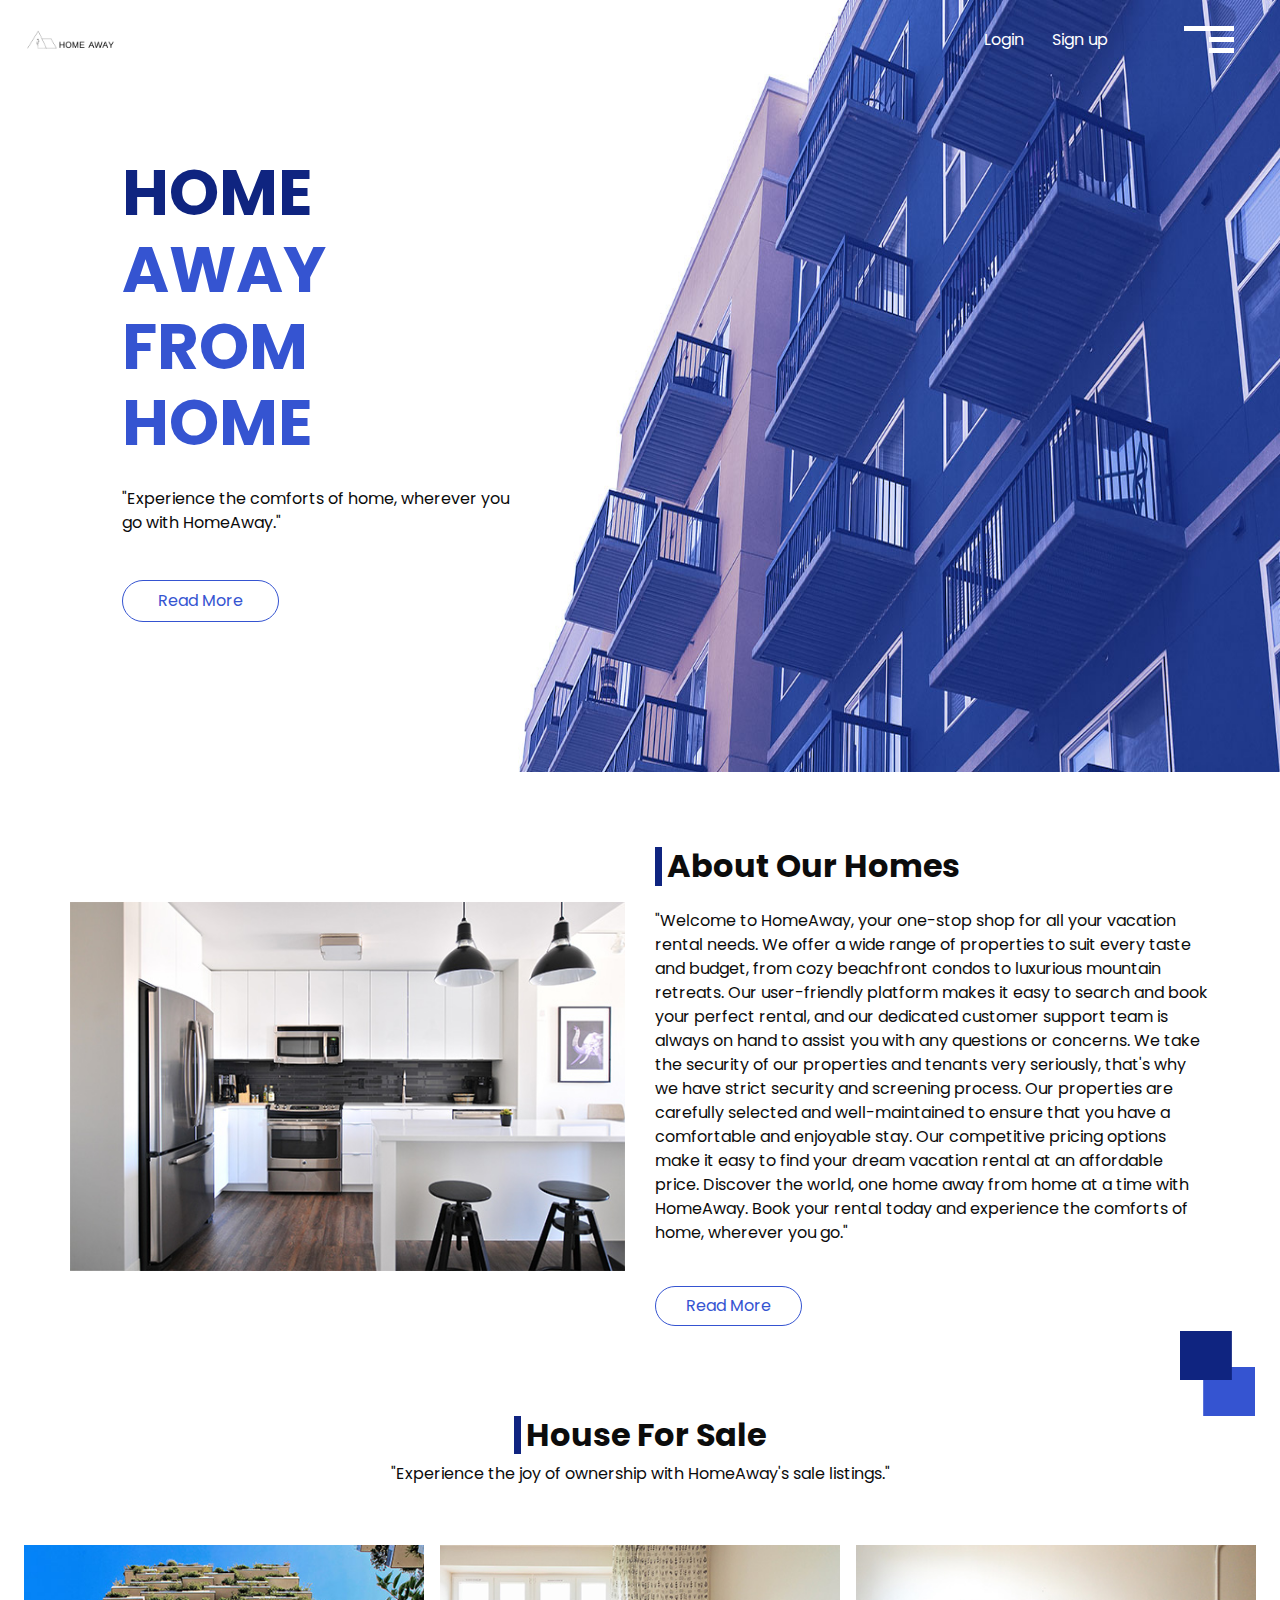
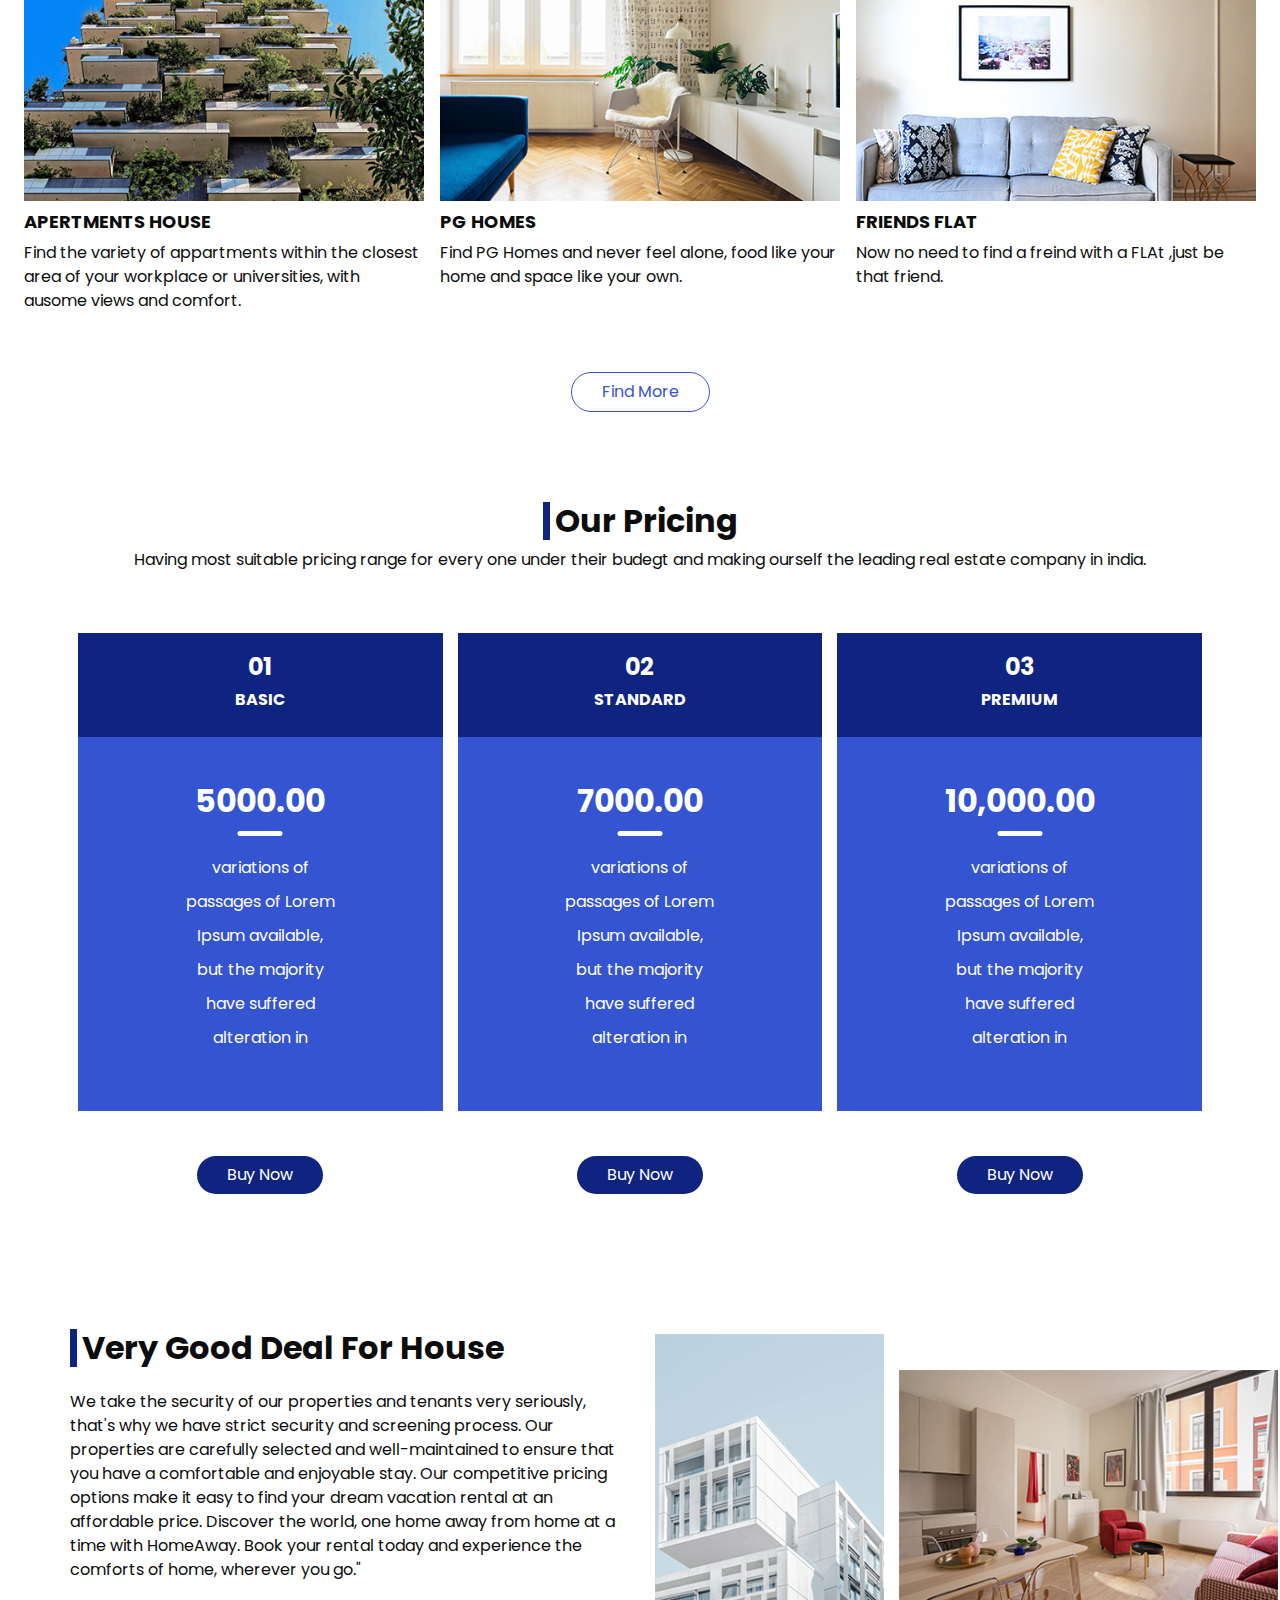
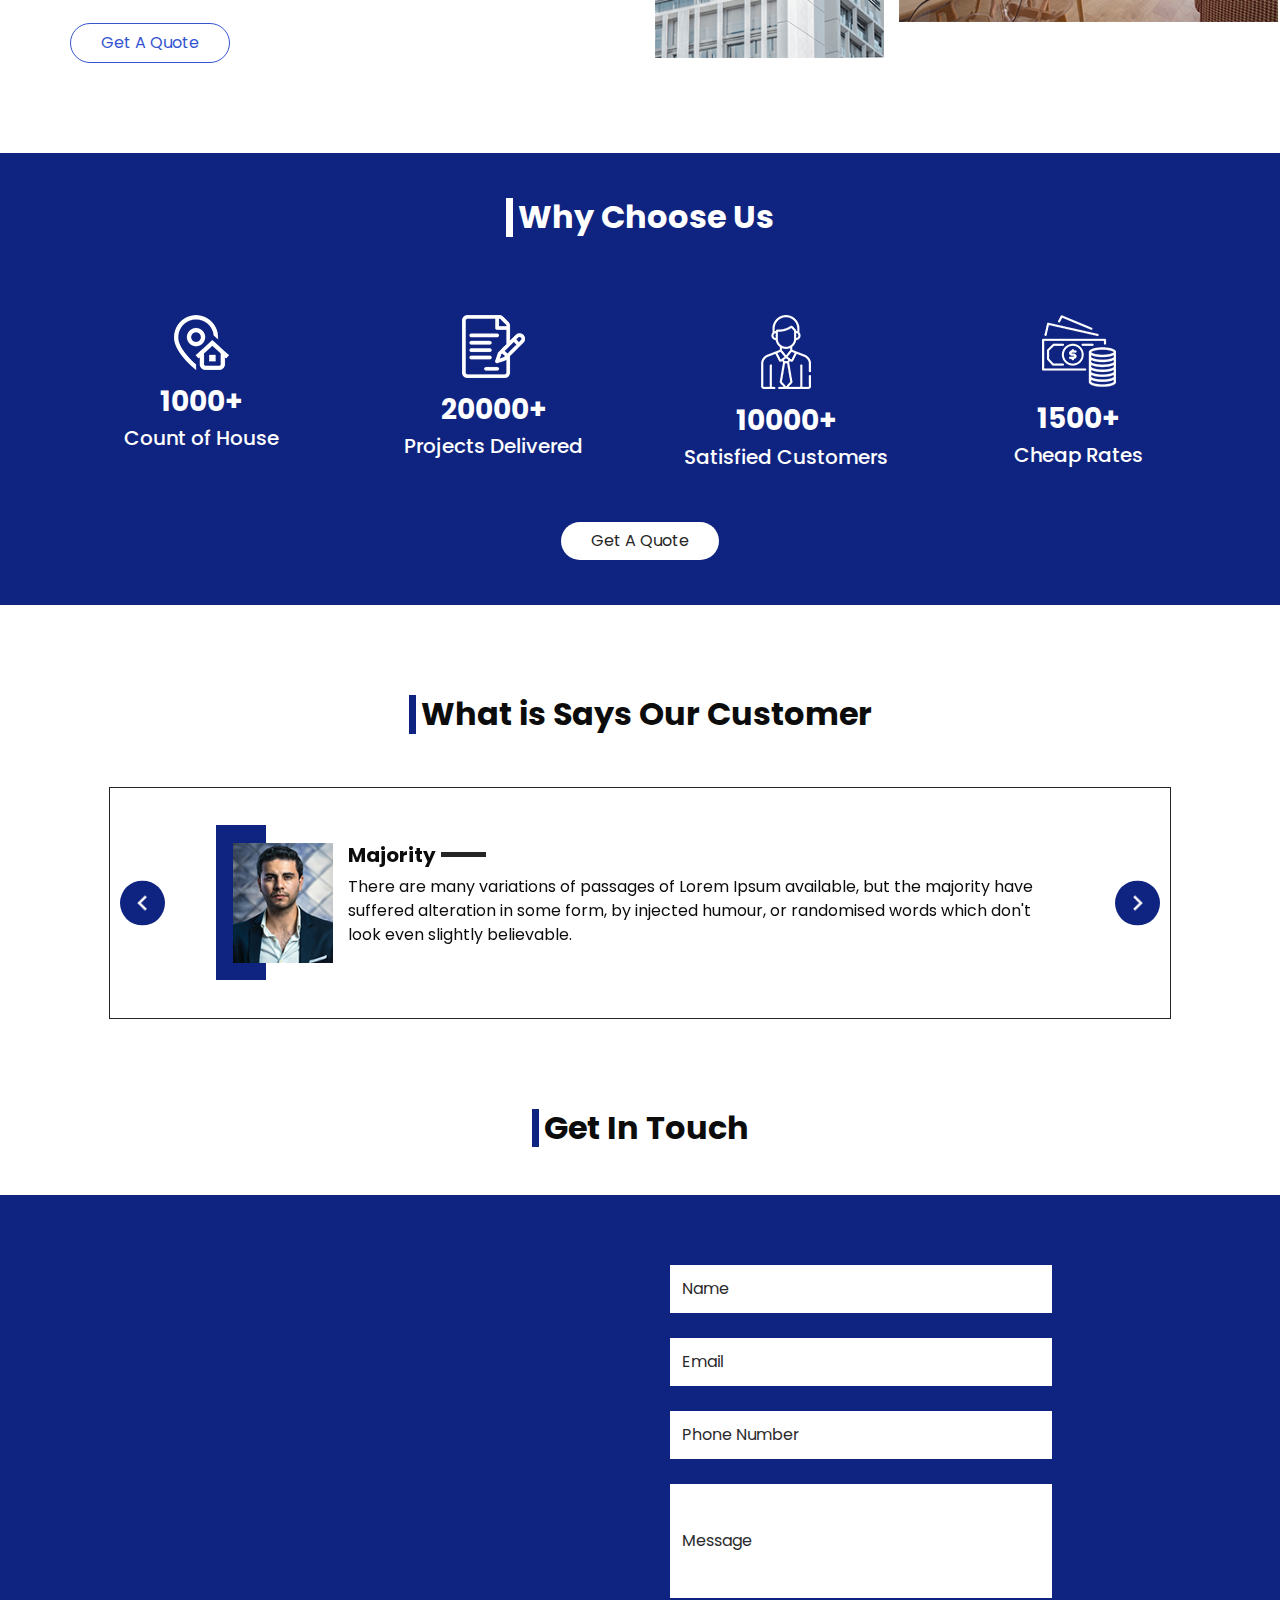
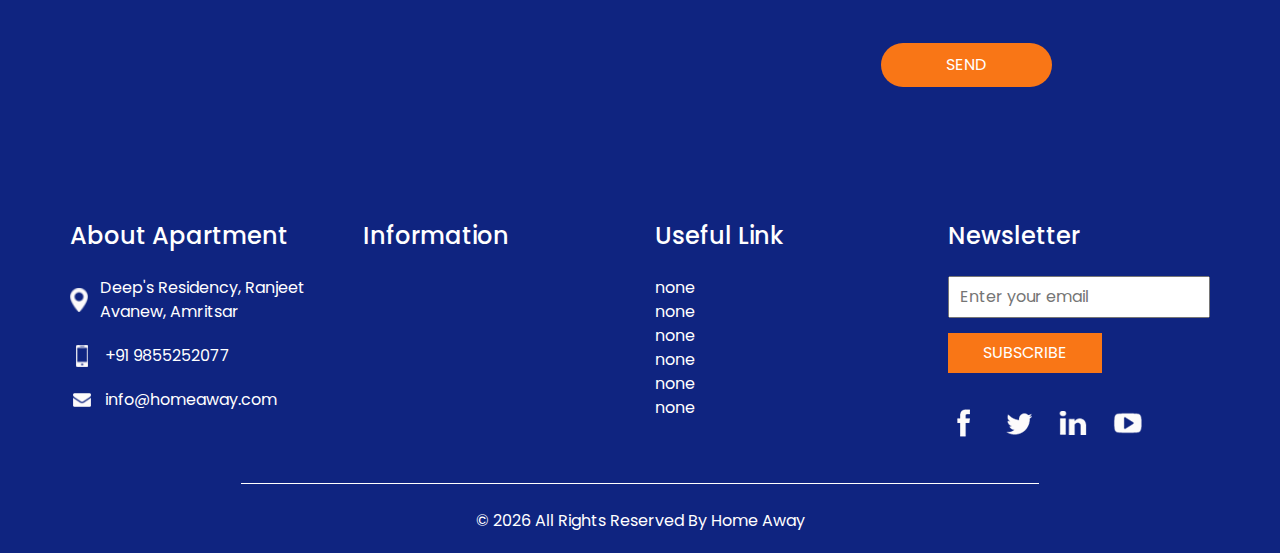
<file: rentalsystemproject/index.html>
<!DOCTYPE html>
<html>

<head>
  <meta charset="utf-8" />
  <meta http-equiv="X-UA-Compatible" content="IE=edge" />
  <meta name="viewport" content="width=device-width, initial-scale=1, shrink-to-fit=no" />
  <meta name="keywords" content="" />
  <meta name="description" content="" />
  <meta name="author" content="" />

  <title>Home Away</title>

  <link rel="stylesheet" type="text/css" href="css/bootstrap.css" />
  <link href="https://fonts.googleapis.com/css?family=Poppins:400,700|Raleway:400,700&display=swap" rel="stylesheet">
  <link href="css/style.css" rel="stylesheet" />
  <link href="css/responsive.css" rel="stylesheet" />
</head>

<body>
  <div class="hero_area">
    <!-- header section sta rts -->
    <header class="header_section">
      <div class="container-fluid">
        <nav class="navbar navbar-expand-lg custom_nav-container">
          <a class="navbar-brand" href="index.html">
            <img src="images/HOME AWAY.png" alt="" />
          </a>
          <div class="navbar-collapse" id="">
            <ul class="navbar-nav justify-content-between ">
              <div class="User_option">
                <li class="">
                  <a class="mr-4" href="login.html">
                    Login
                  </a>
                  <a class="" href="login.html">
                    Sign up
                  </a>
                </li>
              </div>
            </ul>

            <div class="custom_menu-btn">
              <button onclick="openNav()">
                <span class="s-1">

                </span>
                <span class="s-2">

                </span>
                <span class="s-3">

                </span>
              </button>
            </div>
            <div id="myNav" class="overlay">
              <div class="overlay-content">
                <a href="index.html">HOME</a>
                <a href="about.html">ABOUT</a>
                <a href="house.html">HOUSE</a>
                <a href="price.html">PRICING</a>
                <a href="contact.html">CONTACT US</a>
              </div>
            </div>
          </div>
        </nav>
      </div>
    </header>
    <!-- end header section -->
    <!-- slider section -->
    <section class="slider_section ">
      <div class="container-fluid">
        <div class="row">
          <div class="col-md-4 offset-md-1">
            <div class="detail-box">
              <h1>
                <span>HOME</span> <br>
                AWAY FROM <br>
                HOME
              </h1>
              <p>
                "Experience the comforts of home, wherever you go with HomeAway."              </p>
              <div class="btn-box">
                <a href="#" class="">
                  Read More
                </a>
              </div>
            </div>
          </div>
        </div>
      </div>
    </section>
    <!-- end slider section -->
  </div>

 


  <!-- about section -->

  <section class="about_section layout_padding-bottom">
    <div class="square-box">
      <img src="images/square.png" alt="">
    </div>
    <div class="container">
      <div class="row">
        <div class="col-md-6">
          <div class="img-box">
            <img src="images/about-img.jpg" alt="">
          </div>
        </div>
        <div class="col-md-6">
          <div class="detail-box">
            <div class="heading_container">
              <h2>
                About Our Homes
              </h2>
            </div>
            <p>
              "Welcome to HomeAway, your one-stop shop for all your vacation rental needs. We offer a wide range of properties to suit every taste and budget, from cozy beachfront condos to luxurious mountain retreats. Our user-friendly platform makes it easy to search and book your perfect rental, and our dedicated customer support team is always on hand to assist you with any questions or concerns.
We take the security of our properties and tenants very seriously, that's why we have strict security and screening process. Our properties are carefully selected and well-maintained to ensure that you have a comfortable and enjoyable stay. Our competitive pricing options make it easy to find your dream vacation rental at an affordable price.
Discover the world, one home away from home at a time with HomeAway. Book your rental today and experience the comforts of home, wherever you go."
            </p>
            <a href="#">
              Read More
            </a>
          </div>
        </div>
      </div>
    </div>
  </section>

  <!-- end about section -->

  <!-- sale section -->

  <section class="sale_section layout_padding-bottom">
    <div class="container-fluid">
      <div class="heading_container">
        <h2>
          House For Sale
        </h2>
        <p>
          "Experience the joy of ownership with HomeAway's sale listings."        </p>
      </div>
      <div class="sale_container">
        <div class="box">
          <div class="img-box">
            <img src="images/s-1.jpg" alt="">
          </div>
          <div class="detail-box">
            <h6>
              apertments house
            </h6>
            <p>
              Find the variety of appartments within the closest area of your workplace or universities, with ausome views and comfort.
            </p>
          </div>
        </div>
        <div class="box">
          <div class="img-box">
            <img src="images/s-2.jpg" alt="">
          </div>
          <div class="detail-box">
            <h6>
              PG Homes
            </h6>
            <p>
               Find PG Homes and never feel alone, food like your home and space like your own.
            </p>
          </div>
        </div>
        <div class="box">
          <div class="img-box">
            <img src="images/s-3.jpg" alt="">
          </div>
          <div class="detail-box">
            <h6>
              Friends FLAT
            </h6>
            <p>
              Now no need to find a freind with a FLAt ,just be that friend.
            </p>
          </div>
        </div>
       
      </div>
      <div class="btn-box">
        <a href="#">
          Find More
        </a>
      </div>
    </div>
  </section>

  <!-- end sale section -->

  <!-- price section -->

  <section class="price_section layout_padding-bottom">
    <div class="container">
      <div class="heading_container">
        <h2>
          Our Pricing
        </h2>
        <p>
          Having most suitable pricing range for every one under their budegt and making ourself the leading real estate company in india.
        </p>
      </div>
      <div class="price_container">
        <div class="box">
          <div class="detail-box">
            <div class="heading-box">
              <h4>
                01
              </h4>
              <h6>
                Basic
              </h6>
            </div>
            <div class="text-box">
              <h2>
                5000.00
              </h2>
              <ul>
                <li>
                  variations of
                </li>
                <li>
                  passages of Lorem
                </li>
                <li>
                  Ipsum available,
                </li>
                <li>
                  but the majority
                </li>
                <li>
                  have suffered
                </li>
                <li>
                  alteration in
                </li>
              </ul>
            </div>
          </div>
          <div class="btn-box">
            <a href="#">
              Buy Now
            </a>
          </div>
        </div>
        <div class="box">
          <div class="detail-box">
            <div class="heading-box">
              <h4>
                02
              </h4>
              <h6>
                Standard
              </h6>
            </div>
            <div class="text-box">
              <h2>
                7000.00
              </h2>
              <ul>
                <li>
                  variations of
                </li>
                <li>
                  passages of Lorem
                </li>
                <li>
                  Ipsum available,
                </li>
                <li>
                  but the majority
                </li>
                <li>
                  have suffered
                </li>
                <li>
                  alteration in
                </li>
              </ul>
            </div>
          </div>
          <div class="btn-box">
            <a href="#">
              Buy Now
            </a>
          </div>
        </div>
        <div class="box">
          <div class="detail-box">
            <div class="heading-box">
              <h4>
                03
              </h4>
              <h6>
                Premium
              </h6>
            </div>
            <div class="text-box">
              <h2>
                10,000.00
              </h2>
              <ul>
                <li>
                  variations of
                </li>
                <li>
                  passages of Lorem
                </li>
                <li>
                  Ipsum available,
                </li>
                <li>
                  but the majority
                </li>
                <li>
                  have suffered
                </li>
                <li>
                  alteration in
                </li>
              </ul>
            </div>
          </div>
          <div class="btn-box">
            <a href="#">
              Buy Now
            </a>
          </div>
        </div>
      </div>
    </div>
  </section>
  <!-- end price section -->

  <!-- deal section -->

  <section class="deal_section layout_padding-bottom">
    <div class="container">
      <div class="row">
        <div class="col-md-6">
          <div class="detail-box">
            <div class="heading_container">
              <h2>
                Very Good Deal For House
              </h2>
            </div>
            <p>
              We take the security of our properties and tenants very seriously, that's why we have strict security and screening process. Our properties are carefully selected and well-maintained to ensure that you have a comfortable and enjoyable stay. Our competitive pricing options make it easy to find your dream vacation rental at an affordable price.
Discover the world, one home away from home at a time with HomeAway. Book your rental today and experience the comforts of home, wherever you go."
</p>
            <a href="#">
              Get A Quote
            </a>
          </div>
        </div>
        <div class="col-md-6">
          <div class="img-box">
            <div class="box b1">
              <img src="images/d-1.jpg" alt="">
            </div>
            <div class="box b1">
              <img src="images/d-2.jpg" alt="">
            </div>
          </div>
        </div>
      </div>
    </div>
  </section>

  <!-- end deal section -->


  <!-- us section -->
  <section class="us_section layout_padding2">

    <div class="container">
      <div class="heading_container">
        <h2>
          Why Choose Us
        </h2>
      </div>
      <div class="row">
        <div class="col-md-3 col-sm-6">
          <div class="box">
            <div class="img-box">
              <img src="images/u-1.png" alt="">
            </div>
            <div class="detail-box">
              <h3 class="price">
                1000+
              </h3>
              <h5>
                Count of House
              </h5>
            </div>
          </div>
        </div>
        <div class="col-md-3 col-sm-6">
          <div class="box">
            <div class="img-box">
              <img src="images/u-2.png" alt="">
            </div>
            <div class="detail-box">
              <h3>
                20000+
              </h3>
              <h5>
                Projects Delivered
              </h5>
            </div>
          </div>
        </div>
        <div class="col-md-3 col-sm-6">
          <div class="box">
            <div class="img-box">
              <img src="images/u-3.png" alt="">
            </div>
            <div class="detail-box">
              <h3>
                10000+
              </h3>
              <h5>
                Satisfied Customers
              </h5>
            </div>
          </div>
        </div>
        <div class="col-md-3 col-sm-6">
          <div class="box">
            <div class="img-box">
              <img src="images/u-4.png" alt="">
            </div>
            <div class="detail-box">
              <h3>
                1500+
              </h3>
              <h5>
                Cheap Rates
              </h5>
            </div>
          </div>
        </div>
      </div>
      <div class="btn-box">
        <a href="#">
          Get A Quote
        </a>
      </div>
    </div>
  </section>

  <!-- end us section -->

  <!-- client secction -->

  <section class="client_section layout_padding">
    <div class="container-fluid">
      <div class="heading_container">
        <h2>
          What is Says Our Customer
        </h2>
      </div>
      <div class="client_container">
        <div id="carouselExampleControls" class="carousel slide" data-ride="carousel">
          <div class="carousel-inner">
            <div class="carousel-item active">
              <div class="box">
                <div class="img-box">
                  <img src="images/client.jpg" alt="">
                </div>
                <div class="detail-box">
                  <h5>
                    <span>Majority</span>
                    <hr>
                  </h5>
                  <p>
                    There are many variations of passages of Lorem Ipsum available, but the majority have suffered
                    alteration
                    in some form, by injected humour, or randomised words which don't look even slightly believable.
                  </p>
                </div>
              </div>
            </div>
            <div class="carousel-item">
              <div class="box">
                <div class="img-box">
                  <img src="images/client.jpg" alt="">
                </div>
                <div class="detail-box">
                  <h5>
                    <span>Majority</span>
                    <hr>
                  </h5>
                  <p>
                    There are many variations of passages of Lorem Ipsum available, but the majority have suffered
                    alteration
                    in some form, by injected humour, or randomised words which don't look even slightly believable.
                  </p>
                </div>
              </div>
            </div>
            <div class="carousel-item">
              <div class="box">
                <div class="img-box">
                  <img src="images/client.jpg" alt="">
                </div>
                <div class="detail-box">
                  <h5>
                    <span>Majority</span>
                    <hr>
                  </h5>
                  <p>
                    There are many variations of passages of Lorem Ipsum available, but the majority have suffered
                    alteration
                    in some form, by injected humour, or randomised words which don't look even slightly believable.
                  </p>
                </div>
              </div>
            </div>
          </div>
          <a class="carousel-control-prev" href="#carouselExampleControls" role="button" data-slide="prev">
            <span class="sr-only">Previous</span>
          </a>
          <a class="carousel-control-next" href="#carouselExampleControls" role="button" data-slide="next">
            <span class="sr-only">Next</span>
          </a>
        </div>

      </div>
    </div>
  </section>

  <!-- end client section -->

  <!-- contact section -->

  <section class="contact_section ">
    <div class="container">
      <div class="heading_container">
        <h2>
          Get In Touch
        </h2>
      </div>
    </div>
    <div class="container-fluid">
      <div class="row">
        <div class="col-md-6 px-0">
          <div class="map_container">
            <div class="map-responsive">
              <iframe src="https://www.google.com/maps/embed?pb=!1m18!1m12!1m3!1d550.6522838122245!2d74.81898509692927!3d31.636928239042582!2m3!1f0!2f0!3f0!3m2!1i1024!2i768!4f13.1!3m3!1m2!1s0x39196524620094b1%3A0x8390bfe21c20ec96!2sIKGPTU%20Amritsar%20Campus!5e0!3m2!1sen!2sin!4v1674163598225!5m2!1sen!2sin" width="600" height="450" style="border:0;" allowfullscreen="" loading="lazy" referrerpolicy="no-referrer-when-downgrade"></iframe>            </div>
          </div>
        </div>
        <div class="col-lg-4 col-md-5 ">
          <div class="form_container">
            <form action="">
              <div>
                <input type="text" placeholder="Name" />
              </div>
              <div>
                <input type="email" placeholder="Email" />
              </div>
              <div>
                <input type="text" placeholder="Phone Number" />
              </div>
              <div>
                <input type="text" class="message-box" placeholder="Message" />
              </div>
              <div class="d-flex ">
                <button>
                  Send
                </button>
              </div>
            </form>
          </div>
        </div>

      </div>
    </div>
  </section>

  <!-- end contact section -->



  <!-- info section -->
  <section class="info_section ">
    <div class="container">
      <div class="row">
        <div class="col-md-3">
          <div class="info_contact">
            <h5>
              About Apartment
            </h5>
            <div>
              <div class="img-box">
                <img src="images/location.png" width="18px" alt="">
              </div>
              <p>
                Deep's Residency, Ranjeet Avanew, Amritsar
              </p>
            </div>
            <div>
              <div class="img-box">
                <img src="images/phone.png" width="12px" alt="">
              </div>
              <p>
                +91 9855252077
              </p>
            </div>
            <div>
              <div class="img-box">
                <img src="images/mail.png" width="18px" alt="">
              </div>
              <p>
                info@homeaway.com
              </p>
            </div>
          </div>
        </div>
        <div class="col-md-3">
          <div class="info_info">
            <h5>
              Information
            </h5>
            <p>
              </p>
          </div>
        </div>

        <div class="col-md-3">
          <div class="info_links">
            <h5>
              Useful Link
            </h5>
            <ul>
              <li>
                <a href="#">
                  none
                </a>
              </li>
              <li>
                <a href="#">
                  none
                </a>
              </li>
              <li>
                <a href="#">
                  none
                </a>
              </li>
              <li>
                <a href="#">
                  none
                </a>
              </li>
              <li>
                <a href="#">
                  none
                </a>
              </li>
              <li>
                <a href="#">
                  none
                </a>
              </li>
            </ul>
          </div>
        </div>
        <div class="col-md-3">
          <div class="info_form ">
            <h5>
              Newsletter
            </h5>
            <form action="">
              <input type="email" placeholder="Enter your email">
              <button>
                Subscribe
              </button>
            </form>
            <div class="social_box">
              <a href="#">
                <img src="images/fb.png" alt="">
              </a>
              <a href="#">
                <img src="images/twitter.png" alt="">
              </a>
              <a href="#">
                <img src="images/linkedin.png" alt="">
              </a>
              <a href="#">
                <img src="images/youtube.png" alt="">
              </a>
            </div>
          </div>
        </div>
      </div>
    </div>
  </section>

  <!-- end info_section -->


  <!-- footer section -->
  <section class="container-fluid footer_section ">
    <div class="container">
      <p>
        &copy; <span id="displayYear"></span> All Rights Reserved By
        <a href="https://html.design/">Home Away</a>
      </p>
    </div>
  </section>
  <!-- end  footer section -->


  <script type="text/javascript" src="js/jquery-3.4.1.min.js"></script>
  <script type="text/javascript" src="js/bootstrap.js"></script>
  <script type="text/javascript" src="js/custom.js"></script>


</body>

</html>
</file>
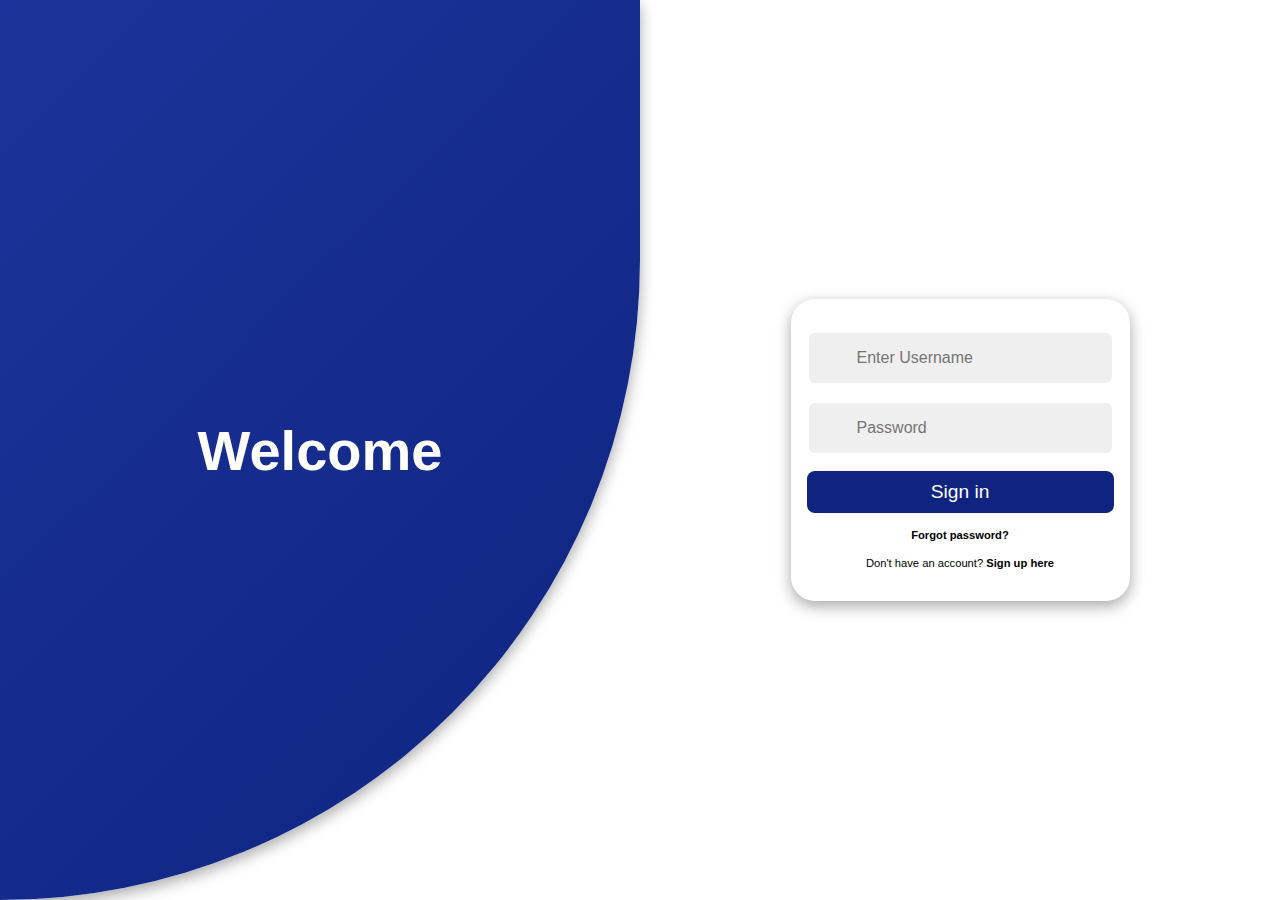
<file: rentalsystemproject/login.html>
<!DOCTYPE html>
<html lang="en">
<head>
    <meta charset="UTF-8">
    <meta http-equiv="X-UA-Compatible" content="IE=edge">
    <meta name="viewport" content="width=device-width, initial-scale=1.0">
    <title>Login/Signup</title>

    <link href="login.css" rel="stylesheet">
</head>
<body>
    

<div id="container" class="container">
    <!-- FORM SECTION -->
    <div class="row">
        <!-- SIGN UP -->
        <div class="col align-items-center flex-col sign-up">
            <div class="form-wrapper align-items-center">
                <form action="owner/owner_reg_process.php" method="POST">

                <div class="form sign-up">
                    <div class="input-group">
                        <i class='bx bxs-user'></i>
                        <input type="text" name="first_name"  size="5" placeholder="First Name" id="first_name"   required>
                    
                    
                        <i class='bx bxs-user'></i>
                        <input type="text" name="last_name"  size="5" placeholder="Last Name" id="last_name"  required>
                    </div>
                    <div class="input-group">
                        <i class='bx bx-mail-send'></i>
                        <input type="text" name="emailID"  size="15" placeholder="Email" id="emailID"  required>
                    </div>
                    <div class="input-group">
                        <i class='bx bxs-user'></i>
                        <input type="text" name="phone_no"  size="5" placeholder="Phone Number" id="phone_no"   required>
                    </div>
                    <div class="input-group">
                        <i class='bx bxs-user'></i>
                        <input type="text" name="O_username"  size="5" placeholder="Username" id="O_username"   required>
                    </div>
                    <div class="input-group">
                        <i class='bx bxs-lock-alt'></i>
                        <input type="password"name="password" size="5" placeholder="Password" id="password"  required>
                    
                    
                        <i class='bx bxs-lock-alt'></i>
                        <input type="password" name="rep_password" size="5" placeholder="Confirm Password" id="rep_password"  name="psw-repeat" required>
                    </div>
                    <button>
                        Sign up
                    </button>
                    <p>
                        <span>
                            Already have an account?
                        </span>
                        <b onclick="toggle()" class="pointer">
                            Sign in here
                        </b>
                    </p>
                </div>
                </form>

            </div>
        
        </div>
        <!-- END SIGN UP -->
        <!-- SIGN IN -->
        <div class="col align-items-center flex-col sign-in">
            <div class="form-wrapper align-items-center">
                <form method="post" action="owner/owner_login_process.php">
                <div class="form sign-in">
                    <div class="input-group">
                        <i class='bx bxs-user'></i>
                        <input type="username" id="username" name="username" placeholder="Enter Username" required>
                    </div>
                    <div class="input-group">
                        <i class='bx bxs-lock-alt'></i>
                        <input type="password" id="password" name="password" placeholder="Password" required>
                    </div>
                    <button type="submit" name="login" value="Login">
                        Sign in
                    </button>
                    <p>
                        <b>
                            Forgot password?
                        </b>
                    </p>
                    <p>
                        <span>
                            Don't have an account?
                        </span>
                        <b onclick="toggle()" class="pointer">
                            Sign up here
                        </b>
                    </p>
                </div>
            </form>
            </div>
            <div class="form-wrapper">
    
            </div>
        </div>
        <!-- END SIGN IN -->
    </div>
    <!-- END FORM SECTION -->
    <!-- CONTENT SECTION -->
    <div class="row content-row">
        <!-- SIGN IN CONTENT -->
        <div class="col align-items-center flex-col">
            <div class="text sign-in">
                <h2>
                    Welcome
                </h2>

            </div>
            <div class="img sign-in">
    
            </div>
        </div>
        <!-- END SIGN IN CONTENT -->
        <!-- SIGN UP CONTENT -->
        <div class="col align-items-center flex-col">
            <div class="img sign-up">
            
            </div>
            <div class="text sign-up">
                <h2>
                    Join with us
                </h2>

            </div>
        </div>
        <!-- END SIGN UP CONTENT -->
    </div>
    <!-- END CONTENT SECTION -->
</div>
<script>
    let container = document.getElementById('container')

toggle = () => {
	container.classList.toggle('sign-in')
	container.classList.toggle('sign-up')
}

setTimeout(() => {
	container.classList.add('sign-in')
}, 200)
</script>
</body>
</html>
</file>
<file: rentalsystemproject/css/style.css>
body {
  font-family: 'Poppins', sans-serif;
  color: #0c0c0c;
  background-color: #ffffff;
}

.layout_padding {
  padding-top: 90px;
  padding-bottom: 90px;
}

.layout_padding2 {
  padding: 45px 0;
}

.layout_padding2-top {
  padding-top: 45px;
  padding-bottom: 45px;
}

.layout_padding2-bottom {
  padding-bottom: 45px;
}

.layout_padding-top {
  padding-top: 90px;
}

.layout_padding-bottom {
  padding-bottom: 90px;
}

.heading_container {
  display: -webkit-box;
  display: -ms-flexbox;
  display: flex;
  -webkit-box-orient: vertical;
  -webkit-box-direction: normal;
      -ms-flex-direction: column;
          flex-direction: column;
}

.heading_container h2 {
  padding-left: 5px;
  position: relative;
  border-left: 7px solid #0f2480;
  font-weight: bold;
}

/*header section*/
.hero_area {
  background-image: url(../images/hero-bg.jpg);
  position: relative;
  background-repeat: no-repeat;
  background-position: top right;
  background-size: 60% 100%;
}

.sub_page .hero_area {
  height: auto;
  background: none;
  background-color: #0f2480;
}

.header_section {
  overflow-x: hidden;
}

.header_section .container-fluid {
  padding-right: 25px;
  padding-left: 25px;
}

.header_section .nav_container {
  margin: 0 auto;
}

.header_section .navbar-expand-lg .navbar-nav {
  width: 90%;
}

.header_section .user_option {
  display: -webkit-box;
  display: -ms-flexbox;
  display: flex;
  -webkit-box-align: center;
      -ms-flex-align: center;
          align-items: center;
}

.header_section .user_option a {
  display: -webkit-box;
  display: -ms-flexbox;
  display: flex;
  color: #ffffff;
  -webkit-box-align: center;
      -ms-flex-align: center;
          align-items: center;
}

.custom_nav-container.navbar-expand-lg .navbar-nav .nav-item .nav-link {
  padding: 10px 15px;
  color: #060606;
  text-align: center;
  text-transform: uppercase;
}

.custom_nav-container.navbar-expand-lg .navbar-nav .nav-item.active .nav-link, .custom_nav-container.navbar-expand-lg .navbar-nav .nav-item:hover .nav-link {
  color: #3554d1;
}

a,
a:hover,
a:focus {
  text-decoration: none;
}

a:hover,
a:focus {
  color: initial;
}

.btn,
.btn:focus {
  outline: none !important;
  -webkit-box-shadow: none;
          box-shadow: none;
}

.custom_nav-container .nav_search-btn {
  background-image: url(../images/search-icon.png);
  background-size: 17px;
  background-repeat: no-repeat;
  background-position-y: 7px;
  width: 35px;
  height: 35px;
  padding: 0;
  border: none;
}

.navbar-brand {
  display: -webkit-box;
  display: -ms-flexbox;
  display: flex;
  -webkit-box-align: center;
      -ms-flex-align: center;
          align-items: center;
}

.navbar-brand img {
  width: 90px;
}

.custom_nav-container {
  z-index: 99999;
  padding: 0;
  height: 80px;
}

.custom_nav-container .navbar-toggler {
  outline: none;
}

.custom_nav-container .navbar-toggler .navbar-toggler-icon {
  background-image: url(../images/menu.png);
  background-size: 50px;
  width: 30px;
  height: 30px;
}

.lg_toggl-btn {
  background-color: transparent;
  border: none;
  outline: none;
  width: 56px;
  height: 40px;
  cursor: pointer;
}

.lg_toggl-btn:focus {
  outline: none;
}

.User_option {
  display: -webkit-box;
  display: -ms-flexbox;
  display: flex;
  -webkit-box-align: center;
      -ms-flex-align: center;
          align-items: center;
  margin-left: auto;
  margin-right: 35px;
}

.User_option a {
  color: #ffffff;
}

.custom_menu-btn {
  z-index: 9;
  position: absolute;
  right: 15px;
  top: 7px;
}

.custom_menu-btn button {
  margin-top: 12px;
  outline: none;
  border: none;
  background-color: transparent;
}

.custom_menu-btn button span {
  display: block;
  width: 50px;
  height: 5px;
  background-color: #fff;
  margin: 6px 0;
  -webkit-transition: all .3s;
  transition: all .3s;
}

.menu_btn-style {
  position: fixed;
  right: 40px;
  top: 7px;
}

.custom_menu-btn .s-2 {
  width: 25px;
  margin-left: auto;
}

.custom_menu-btn .s-3 {
  width: 25px;
  margin-left: auto;
}

.overlay {
  height: 100%;
  width: 0;
  position: fixed;
  z-index: 1;
  top: 0;
  left: 0;
  background-color: black;
  background-color: rgba(53, 84, 209, 0.9);
  overflow-x: hidden;
  -webkit-transition: 0.5s;
  transition: 0.5s;
}

.overlay .closebtn {
  position: absolute;
  top: 0;
  right: 30px;
  font-size: 60px;
}

.overlay a {
  padding: 0px;
  text-decoration: none;
  font-size: 22px;
  color: #f1f1f1;
  display: block;
  -webkit-transition: 0.3s;
  transition: 0.3s;
  margin-bottom: 15px;
}

.overlay a:hover {
  color: #252525;
}

.overlay-content {
  position: relative;
  top: 30%;
  width: 100%;
  text-align: center;
  margin-top: 30px;
}

.menu_width {
  width: 100%;
}

/*end header section*/
/* slider section */
.slider_section {
  padding: 75px 0;
  color: #0b0b0b;
}

.slider_section .container {
  position: relative;
  z-index: 2;
}

.slider_section .row {
  -webkit-box-align: center;
      -ms-flex-align: center;
          align-items: center;
}

.slider_section .detail-box h1 {
  color: #3554d1;
  font-weight: bold;
  font-size: 4rem;
}

.slider_section .detail-box h1 span {
  color: #0f2480;
}

.slider_section .detail-box p {
  margin-top: 25px;
}

.slider_section .detail-box .btn-box {
  margin-top: 45px;
}

.slider_section .detail-box .btn-box a {
  display: inline-block;
  padding: 8px 35px;
  background-color: transparent;
  color: #3554d1;
  -webkit-transition: all 0.3s;
  transition: all 0.3s;
  border: 1px solid #3554d1;
  border-radius: 25px;
  margin-bottom: 75px;
}

.slider_section .detail-box .btn-box a:hover {
  background-color: #3554d1;
  border-color: transparent;
  color: #ffffff;
}

.find_section {
  -webkit-transform: translateY(-50%);
          transform: translateY(-50%);
}

.find_section form {
  padding: 10px 45px;
  -webkit-box-shadow: 0px 0px 20px 11px rgba(0, 0, 0, 0.09);
  box-shadow: 0px 0px 20px 11px rgba(0, 0, 0, 0.09);
  background-color: #ffffff;
}

.find_section form .form-control {
  outline: none;
  -webkit-box-shadow: none;
          box-shadow: none;
  border-radius: 0;
  height: 45px;
  margin: 10px 0;
}

.find_section form button {
  background-color: #f97616;
  color: #ffffff;
  text-transform: uppercase;
  border: none;
  height: 45px;
  width: 100%;
  margin: 10px 0;
}

.about_section {
  position: relative;
  padding-top: 75px;
}

.about_section .row {
  -webkit-box-align: center;
      -ms-flex-align: center;
          align-items: center;
}

.about_section .img-box img {
  width: 100%;
}

.about_section .detail-box p {
  margin-top: 15px;
}

.about_section .detail-box a {
  display: inline-block;
  padding: 7px 30px;
  background-color: transparent;
  color: #3554d1;
  -webkit-transition: all 0.3s;
  transition: all 0.3s;
  border: 1px solid #3554d1;
  border-radius: 25px;
  margin-top: 25px;
}

.about_section .detail-box a:hover {
  background-color: #3554d1;
  border-color: transparent;
  color: #ffffff;
}

.about_section .square-box {
  position: absolute;
  right: 25px;
  bottom: 0;
  width: 75px;
}

.about_section .square-box img {
  width: 100%;
}

.sale_section .heading_container {
  -webkit-box-align: center;
      -ms-flex-align: center;
          align-items: center;
  margin-bottom: 35px;
}

.sale_section .sale_container {
  display: -webkit-box;
  display: -ms-flexbox;
  display: flex;
  -webkit-box-pack: center;
      -ms-flex-pack: center;
          justify-content: center;
  -ms-flex-wrap: wrap;
      flex-wrap: wrap;
}

.sale_section .sale_container .box {
  -ms-flex-preferred-size: 32%;
      flex-basis: 32%;
  margin: .65%;
}

.sale_section .sale_container .box .img-box img {
  width: 100%;
}

.sale_section .sale_container .box .detail-box {
  margin-top: 10px;
}

.sale_section .sale_container .box .detail-box h6 {
  text-transform: uppercase;
  font-weight: bold;
  font-size: 18px;
}

.sale_section .btn-box {
  display: -webkit-box;
  display: -ms-flexbox;
  display: flex;
  -webkit-box-pack: center;
      -ms-flex-pack: center;
          justify-content: center;
}

.sale_section .btn-box a {
  display: inline-block;
  padding: 7px 30px;
  background-color: transparent;
  color: #3554d1;
  -webkit-transition: all 0.3s;
  transition: all 0.3s;
  border: 1px solid #3554d1;
  border-radius: 25px;
  margin-top: 35px;
}

.sale_section .btn-box a:hover {
  background-color: #3554d1;
  border-color: transparent;
  color: #ffffff;
}

.price_section .heading_container {
  -webkit-box-align: center;
      -ms-flex-align: center;
          align-items: center;
}

.price_section .price_container {
  display: -webkit-box;
  display: -ms-flexbox;
  display: flex;
  -webkit-box-pack: center;
      -ms-flex-pack: center;
          justify-content: center;
  -ms-flex-wrap: wrap;
      flex-wrap: wrap;
  text-align: center;
}

.price_section .price_container .box {
  -ms-flex-preferred-size: 32%;
      flex-basis: 32%;
  margin: 45px .65%;
  color: #ffffff;
  min-width: 300px;
}

.price_section .price_container .box .detail-box {
  background-color: #3554d1;
}

.price_section .price_container .box .detail-box .heading-box {
  padding: 20px 0;
  background-color: #0f2480;
}

.price_section .price_container .box .detail-box .heading-box h4 {
  font-weight: bold;
}

.price_section .price_container .box .detail-box .heading-box h6 {
  text-transform: uppercase;
  font-weight: bold;
}

.price_section .price_container .box .detail-box .text-box {
  padding: 45px 0;
}

.price_section .price_container .box .detail-box .text-box h2 {
  font-weight: bold;
  position: relative;
  padding-bottom: 15px;
  margin-bottom: 20px;
}

.price_section .price_container .box .detail-box .text-box h2::before {
  content: "";
  position: absolute;
  bottom: 0;
  left: 50%;
  width: 45px;
  height: 5px;
  border-radius: 10px;
  -webkit-transform: translateX(-50%);
          transform: translateX(-50%);
  background-color: #ffffff;
}

.price_section .price_container .box .detail-box .text-box ul {
  padding: 0;
}

.price_section .price_container .box .detail-box .text-box ul li {
  list-style-type: none;
  margin: 10px 0;
}

.price_section .price_container .box .btn-box {
  display: -webkit-box;
  display: -ms-flexbox;
  display: flex;
  -webkit-box-pack: center;
      -ms-flex-pack: center;
          justify-content: center;
  margin-top: 45px;
}

.price_section .price_container .box .btn-box a {
  padding: 7px 30px;
  background-color: #0f2480;
  color: #ffffff;
  border-radius: 25px;
}

.price_section .price_container .box:hover .detail-box {
  background-color: #f9bc16;
}

.price_section .price_container .box:hover .btn-box a {
  background-color: #f9bc16;
}

.deal_section {
  overflow-x: hidden;
}

.deal_section .row {
  -webkit-box-align: center;
      -ms-flex-align: center;
          align-items: center;
}

.deal_section .detail-box p {
  margin-top: 15px;
}

.deal_section .detail-box a {
  display: inline-block;
  padding: 7px 30px;
  background-color: transparent;
  color: #3554d1;
  -webkit-transition: all 0.3s;
  transition: all 0.3s;
  border: 1px solid #3554d1;
  border-radius: 25px;
  margin-top: 25px;
}

.deal_section .detail-box a:hover {
  background-color: #3554d1;
  border-color: transparent;
  color: #ffffff;
}

.deal_section .img-box {
  display: -webkit-box;
  display: -ms-flexbox;
  display: flex;
  -webkit-box-align: center;
      -ms-flex-align: center;
          align-items: center;
  width: 115%;
}

.deal_section .img-box .box.b1 {
  margin-right: 15px;
}

.deal_section .img-box img {
  max-width: 100%;
}

.us_section {
  background-color: #0f2480;
  color: #ffffff;
}

.us_section .heading_container {
  -webkit-box-align: center;
      -ms-flex-align: center;
          align-items: center;
  margin-bottom: 45px;
}

.us_section .heading_container h2 {
  border-left-color: #ffffff;
}

.us_section .box {
  display: -webkit-box;
  display: -ms-flexbox;
  display: flex;
  -webkit-box-orient: vertical;
  -webkit-box-direction: normal;
      -ms-flex-direction: column;
          flex-direction: column;
  -webkit-box-align: center;
      -ms-flex-align: center;
          align-items: center;
  text-align: center;
  color: #ffffff;
  margin: 25px 0;
}

.us_section .box .img-box {
  margin-bottom: 15px;
}

.us_section .box .img-box img {
  width: 100%;
}

.us_section .box h3 {
  font-weight: bold;
}

.us_section .btn-box {
  display: -webkit-box;
  display: -ms-flexbox;
  display: flex;
  -webkit-box-pack: center;
      -ms-flex-pack: center;
          justify-content: center;
  margin-top: 20px;
}

.us_section .btn-box a {
  padding: 7px 30px;
  background-color: #ffffff;
  color: #252525;
  border-radius: 25px;
}

.client_section .heading_container {
  -webkit-box-align: center;
      -ms-flex-align: center;
          align-items: center;
  margin-bottom: 45px;
}

.client_section .client_container {
  width: 85%;
  margin: auto;
  border: 1px solid #252525;
}

.client_section .client_container .box {
  display: -webkit-box;
  display: -ms-flexbox;
  display: flex;
  margin: 55px 2%;
}

.client_section .client_container .box .img-box {
  min-width: 100px;
  margin-right: 15px;
}

.client_section .client_container .box .img-box img {
  width: 100%;
}

.client_section .client_container .box .detail-box h5 {
  display: -webkit-box;
  display: -ms-flexbox;
  display: flex;
  font-weight: bold;
  -webkit-box-align: center;
      -ms-flex-align: center;
          align-items: center;
}

.client_section .client_container .box .detail-box h5 hr {
  width: 45px;
  height: 5px;
  margin: 0;
  margin-left: 5px;
  border: none;
  background-color: #252525;
}

.client_section .client_container div#carouselExampleControls {
  padding: 0 10%;
}

.client_section .client_container div#carouselExampleControls::before {
  content: "";
  width: 50px;
  height: 155px;
  background-color: #0f2480;
  position: absolute;
  left: 10%;
  top: 37px;
}

.client_section .client_container .carousel-control-prev,
.client_section .client_container .carousel-control-next {
  width: 45px;
  height: 45px;
  background-color: #0f2480;
  border-radius: 100%;
  top: 50%;
  opacity: 1;
  -webkit-transform: translateY(-50%);
          transform: translateY(-50%);
  background-size: 10px;
  background-position: center;
  background-repeat: no-repeat;
}

.client_section .client_container .carousel-control-prev {
  background-image: url(../images/prev-white.png);
  left: 10px;
}

.client_section .client_container .carousel-control-next {
  background-image: url(../images/next-white.png);
  right: 10px;
}

.contact_section {
  position: relative;
}

.contact_section .heading_container {
  -webkit-box-align: center;
      -ms-flex-align: center;
          align-items: center;
  margin-bottom: 40px;
}

.contact_section .container-fluid {
  background-color: #0f2480;
  color: #ffffff;
}

.contact_section .form_container {
  padding: 45px 0 45px 15px;
}

.contact_section input {
  width: 100%;
  border: none;
  background-color: #ffffff;
  outline: none;
  color: #252525;
  margin-top: 25px;
  padding: 12px;
}

.contact_section input::-webkit-input-placeholder {
  color: #2a2a2c;
}

.contact_section input:-ms-input-placeholder {
  color: #2a2a2c;
}

.contact_section input::-ms-input-placeholder {
  color: #2a2a2c;
}

.contact_section input::placeholder {
  color: #2a2a2c;
}

.contact_section input.message-box {
  padding: 45px 12px;
}

.contact_section button {
  padding: 10px 65px;
  outline: none;
  border: none;
  color: #ffffff;
  background: #f97616;
  border-radius: 25px;
  margin: 45px 0 0 auto;
  text-transform: uppercase;
}

.contact_section .map_container {
  height: 100%;
}

.contact_section .map_container .map-responsive {
  height: 100%;
}

.info_section {
  background-color: #0f2480;
  color: #ffffff;
  padding: 90px 0 45px 0;
}

.info_section h5 {
  margin-bottom: 25px;
  font-size: 24px;
}

.info_section .info_links ul {
  padding: 0;
}

.info_section .info_links ul li {
  list-style-type: none;
}

.info_section .info_links ul li a {
  color: #ffffff;
}

.info_section .info_contact .img-box {
  width: 35px;
  display: -webkit-box;
  display: -ms-flexbox;
  display: flex;
  -webkit-box-pack: center;
      -ms-flex-pack: center;
          justify-content: center;
}

.info_section .info_contact p {
  margin: 0;
}

.info_section .info_contact > div {
  display: -webkit-box;
  display: -ms-flexbox;
  display: flex;
  -webkit-box-align: center;
      -ms-flex-align: center;
          align-items: center;
  margin: 20px 0;
}

.info_section .info_contact > div img {
  height: auto;
  margin-right: 12px;
}

.info_section .info_form form input {
  outline: none;
  width: 100%;
  padding: 7px 10px;
}

.info_section .info_form form button {
  padding: 8px 35px;
  outline: none;
  border: none;
  color: #ffffff;
  background: #f97616;
  margin-top: 15px;
  text-transform: uppercase;
}

.info_section .info_form .social_box {
  margin-top: 35px;
  width: 100%;
  display: -webkit-box;
  display: -ms-flexbox;
  display: flex;
}

.info_section .info_form .social_box a {
  margin-right: 25px;
}

/* footer section*/
.footer_section {
  background-color: #0f2480;
}

.footer_section p {
  border-top: 1px solid #ffffff;
  color: #ffffff;
  margin: 0;
  width: 70%;
  padding: 25px 0 20px 0;
  margin: 0 auto;
  text-align: center;
}

.footer_section a {
  color: #ffffff;
}

/* end footer section*/
/*# sourceMappingURL=style.css.map */
</file>
<file: rentalsystemproject/css/responsive.css>
@media (max-width: 1120px) {}

@media (max-width: 992px) {
  .User_option {
    display: none;
  }

  .sale_section .sale_container .box {
    -ms-flex-preferred-size: 48%;
    flex-basis: 48%;
    margin: 1%;
  }

  .sale_section .sale_container .box {
    -ms-flex-preferred-size: 98%;
    flex-basis: 98%;
    margin: 1%;

  }
}

@media (max-width: 768px) {
  .hero_area {
    background: none;
    background-color: #e9eefc;
    height: auto;
  }


  .custom_menu-btn button span {
    background-color: #0f2480;
  }

  .sub_page .custom_menu-btn button span {
    background-color: #ffffff;
  }


  .slider_section {
    text-align: center;
  }

  .slider_section .detail-box {
    margin-bottom: 45px;
  }

  .slider_section {
    padding: 35px 0 75px 0;
  }

  .about_section {
    padding-top: 0;
  }

  .sub_page .about_section {
    padding-top: 90px;
  }

  .about_section .detail-box {
    margin-top: 35px;
  }

  .deal_section .img-box {
    width: 100%;
    margin-top: 45px;
  }

  .info_section .row>div {
    display: flex;
    flex-direction: column;
    align-items: center;
    text-align: center;
    margin: 15px 0;
  }

  .contact_section .row {
    flex-direction: column-reverse;
  }

  .contact_section .map_container {
    padding: 0;
    height: 450px;
  }

  .contact_section .form_container {
    padding: 45px 0;
  }

  .client_section .client_container {
    width: 95%;
  }

  .client_section .client_container .box {
    padding-bottom: 45px;
  }

  .client_section .client_container .carousel-control-prev,
  .client_section .client_container .carousel-control-next {
    top: calc(100% - 45px);
  }

  .client_section .client_container .carousel-control-prev {
    left: calc(50% - 50px);
  }

  .client_section .client_container .carousel-control-next {
    right: calc(50% - 50px);

  }

  .info_contact {
    display: flex;
    flex-direction: column;
    align-items: center;
  }

  .info_section .info_contact .img-box {
    margin-top: 5px;
  }

  .info_section .info_contact>div {
    align-items: flex-start;
  }

  .info_section .info_form h5 {
    text-align: center;
  }

  .info_section .info_form .social_box {
    justify-content: center;
  }

  .info_section .info_form .social_box a {
    margin: 0 15px;
  }

  .footer_section p {
    width: 85%;
  }
}

@media (max-width: 576px) {
  .slider_section .detail-box h1 {
    font-size: 3rem;
  }

  .client_section .client_container div#carouselExampleControls {
    padding: 0 5%;
  }

  .client_section .client_container .box {
    flex-direction: column;
    align-items: center;

  }

  .client_section .client_container .box .detail-box {
    margin-top: 25px;
  }

  .client_section .client_container div#carouselExampleControls::before {
    height: 165px;
    left: 30%;
    top: 43px;

  }

  .footer_section p {
    width: 100%;
  }
}

@media (max-width: 480px) {}

@media (max-width: 420px) {
  .client_section .client_container div#carouselExampleControls::before {
    left: 20%;
  }
}

@media (max-width: 360px) {}

@media (min-width: 1200px) {
  .container {
    max-width: 1170px;
  }
}
</file>
<file: rentalsystemproject/login.css>
:root {
    --primary-color: #0f2480;
    --secondary-color: #3554d1;
    --black: #000000;
    --white: #ffffff;
    --gray: #efefef;
    --gray-2: #757575;

    --facebook-color: #4267B2;
    --google-color: #DB4437;
    --twitter-color: #1DA1F2;
    --insta-color: #E1306C;
}

@import url('https://fonts.googleapis.com/css2?family=Poppins:wght@200;300;400;500;600&display=swap');

* {
    font-family: 'Poppins', sans-serif;
    margin: 0;
    padding: 0;
    box-sizing: border-box;
}

html,
body {
    height: 100vh;
    overflow: hidden;
}

.container {
    position: relative;
    min-height: 100vh;
    overflow: hidden;
}

.row {
    display: flex;
    flex-wrap: wrap;
    height: 100vh;
}

.col {
    width: 50%;
}

.align-items-center {
    display: flex;
    align-items: center;
    justify-content: center;
    text-align: center;
}

.form-wrapper {
    width: 100%;
    max-width: 28rem;
}

.form {
    padding: 1rem;
    background-color: var(--white);
    border-radius: 1.5rem;
    width: 100%;
    box-shadow: rgba(0, 0, 0, 0.35) 0px 5px 15px;
    transform: scale(0);
    transition: .5s ease-in-out;
    transition-delay: 1s;
}

.input-group {
    display: flex;
    position: relative;
    width: 100%;
    margin: 1rem 0;
}

.input-group i {
    position: absolute;
    top: 50%;
    left: 1rem;
    transform: translateY(-50%);
    font-size: 1.4rem;
    color: var(--gray-2);
}

.input-group input {
    width: 100%;
    padding: 1rem 3rem;
    font-size: 1rem;
    background-color: var(--gray);
    border-radius: .5rem;
    border: 0.125rem solid var(--white);
    outline: none;
}

.input-group input:focus {
    border: 0.125rem solid var(--primary-color);
}

.form button {
    cursor: pointer;
    width: 100%;
    padding: .6rem 0;
    border-radius: .5rem;
    border: none;
    background-color: var(--primary-color);
    color: var(--white);
    font-size: 1.2rem;
    outline: none;
}

.form p {
    margin: 1rem 0;
    font-size: .7rem;
}

.flex-col {
    flex-direction: column;
}

.social-list {
    margin: 2rem 0;
    padding: 1rem;
    border-radius: 1.5rem;
    width: 100%;
    box-shadow: rgba(0, 0, 0, 0.35) 0px 5px 15px;
    transform: scale(0);
    transition: .5s ease-in-out;
    transition-delay: 1.2s;
}

.social-list>div {
    color: var(--white);
    margin: 0 .5rem;
    padding: .7rem;
    cursor: pointer;
    border-radius: .5rem;
    cursor: pointer;
    transform: scale(0);
    transition: .5s ease-in-out;
}

.social-list>div:nth-child(1) {
    transition-delay: 1.4s;
}

.social-list>div:nth-child(2) {
    transition-delay: 1.6s;
}

.social-list>div:nth-child(3) {
    transition-delay: 1.8s;
}

.social-list>div:nth-child(4) {
    transition-delay: 2s;
}

.social-list>div>i {
    font-size: 1.5rem;
    transition: .4s ease-in-out;
}

.social-list>div:hover i {
    transform: scale(1.5);
}

.facebook-bg {
    background-color: var(--facebook-color);
}

.google-bg {
    background-color: var(--google-color);
}

.twitter-bg {
    background-color: var(--twitter-color);
}

.insta-bg {
    background-color: var(--insta-color);
}

.pointer {
    cursor: pointer;
}

.container.sign-in .form.sign-in,
.container.sign-in .social-list.sign-in,
.container.sign-in .social-list.sign-in>div,
.container.sign-up .form.sign-up,
.container.sign-up .social-list.sign-up,
.container.sign-up .social-list.sign-up>div {
    transform: scale(1);
}

.content-row {
    position: absolute;
    top: 0;
    left: 0;
    pointer-events: none;
    z-index: 6;
    width: 100%;
}

.text {
    margin: 4rem;
    color: var(--white);
}

.text h2 {
    font-size: 3.5rem;
    font-weight: 800;
    margin: 2rem 0;
    transition: 1s ease-in-out;
}

.text p {
    font-weight: 600;
    transition: 1s ease-in-out;
    transition-delay: .2s;
}

.img img {
    width: 30vw;
    transition: 1s ease-in-out;
    transition-delay: .4s;
}

.text.sign-in h2,
.text.sign-in p,
.img.sign-in img {
    transform: translateX(-250%);
}

.text.sign-up h2,
.text.sign-up p,
.img.sign-up img {
    transform: translateX(250%);
}

.container.sign-in .text.sign-in h2,
.container.sign-in .text.sign-in p,
.container.sign-in .img.sign-in img,
.container.sign-up .text.sign-up h2,
.container.sign-up .text.sign-up p,
.container.sign-up .img.sign-up img {
    transform: translateX(0);
}

/* BACKGROUND */

.container::before {
    content: "";
    position: absolute;
    top: 0;
    right: 0;
    height: 100vh;
    width: 300vw;
    transform: translate(35%, 0);
    background-image: linear-gradient(-45deg, var(--primary-color) 0%, var(--secondary-color) 100%);
    transition: 1s ease-in-out;
    z-index: 6;
    box-shadow: rgba(0, 0, 0, 0.35) 0px 5px 15px;
    border-bottom-right-radius: max(50vw, 50vh);
    border-top-left-radius: max(50vw, 50vh);
}

.container.sign-in::before {
    transform: translate(0, 0);
    right: 50%;
}

.container.sign-up::before {
    transform: translate(100%, 0);
    right: 50%;
}

/* RESPONSIVE */

@media only screen and (max-width: 425px) {

    .container::before,
    .container.sign-in::before,
    .container.sign-up::before {
        height: 100vh;
        border-bottom-right-radius: 0;
        border-top-left-radius: 0;
        z-index: 0;
        transform: none;
        right: 0;
    }

    /* .container.sign-in .col.sign-up {
        transform: translateY(100%);
    } */

    .container.sign-in .col.sign-in,
    .container.sign-up .col.sign-up {
        transform: translateY(0);
    }

    .content-row {
        align-items: flex-start !important;
    }

    .content-row .col {
        transform: translateY(0);
        background-color: unset;
    }

    .col {
        width: 100%;
        position: absolute;
        padding: 2rem;
        background-color: var(--white);
        border-top-left-radius: 2rem;
        border-top-right-radius: 2rem;
        transform: translateY(100%);
        transition: 1s ease-in-out;
    }

    .row {
        align-items: flex-end;
        justify-content: flex-end;
    }

    .form,
    .social-list {
        box-shadow: none;
        margin: 0;
        padding: 0;
    }

    .text {
        margin: 0;
    }

    .text p {
        display: none;
    }

    .text h2 {
        margin: .5rem;
        font-size: 2rem;
    }
}
</file>
